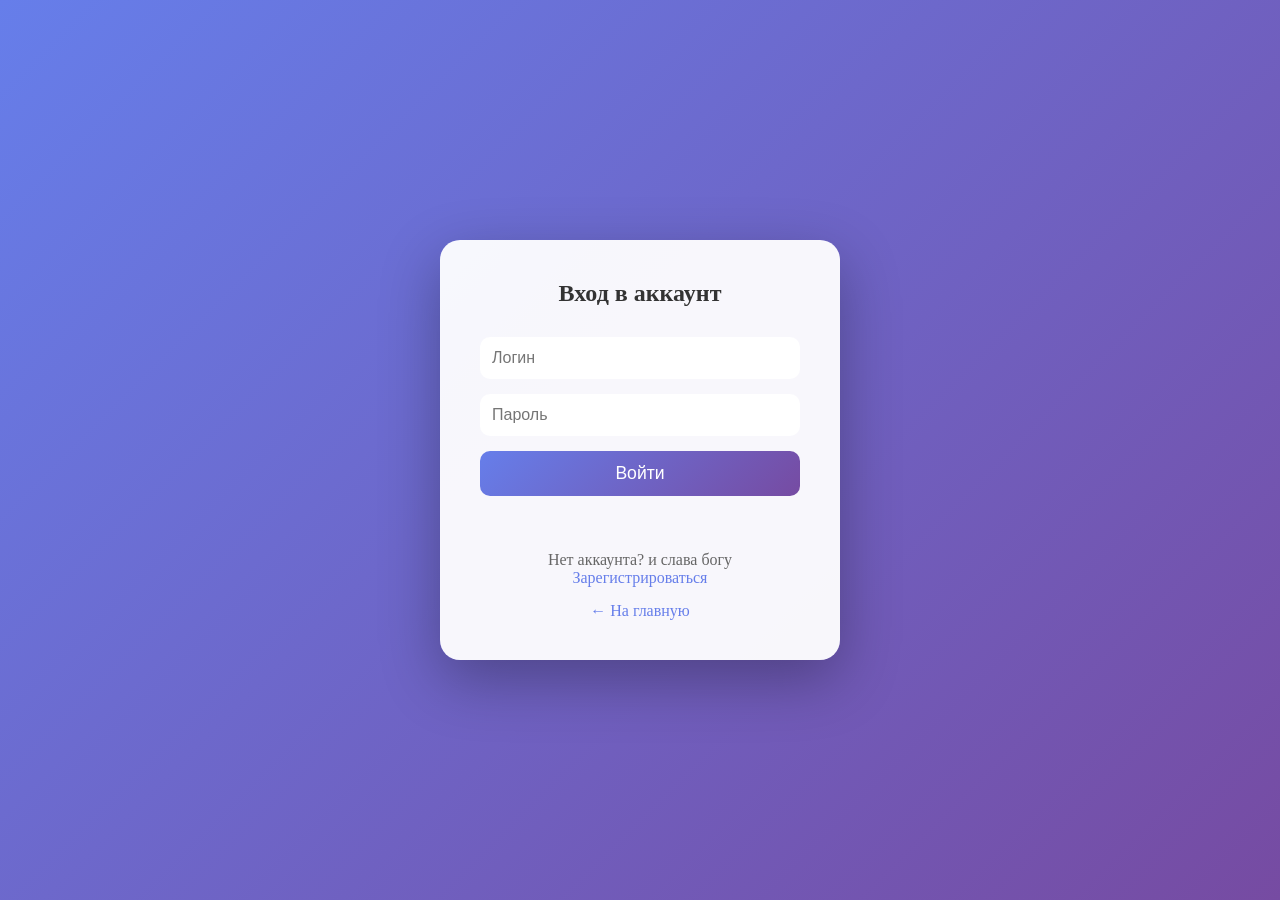
<file: index.html>
<!DOCTYPE html>
<html lang="ru">
<head>
    <meta charset="UTF-8">
    <meta name="viewport" content="width=device-width, initial-scale=1.0">
    <title>крутой сайт</title>
    <link rel="stylesheet" href="style.css">
</head>
<body>
    <div class="container">
        <header>
            <h1>НАИКРУТЕЙШИЙ САЙТ</h1>
            <h2>тут крутое</h2>
            <div id="user-info" class="user-info-block"></div>
        </header>

        <nav>
            <a href="#actions">Крутое</a>
            <a href="#top">Топ пользователей</a>
            <a href="#schedules">Расписание</a>
            <a href="#add">Добавить поступок</a>
            <a href="profile.html">Мой профиль</a>
        </nav>

        <main>
            <section id="actions" class="section">
                <h2>КРУТОЕ </h2>
                <div id="cool-actions-list" class="cards-grid"></div>
            </section>

            <section id="top" class="section">
                <h2>ТОП ПОЛЬЗОВАТЕЛЕЙ ПО КРУТОМУ </h2>
                <div id="top-users-list" class="cards-grid"></div>
            </section>

            <section id="schedules" class="section">
                <h2>РАСПИСАНИЕ МЕРОПРИЯТИЙ</h2>
                <div id="schedules-list" class="cards-grid"></div>
            </section>

            <section id="add" class="section">
                <h2>ДОБАВИТЬ КРУТОЙ ПОСТУПОК</h2>
                <form id="action-form" class="action-form">
                    <input type="text" id="action_title" placeholder="Название поступка" required>
                    <textarea id="action_description" placeholder="Описание крутоГО" rows="3"></textarea>
                    <input type="number" id="coolness_points" placeholder="Очки крутоГО (1-100)" min="1" max="100" required>
                    <button type="submit" class="btn-submit">ДОБАВИТЬ!</button>
                </form>
            </section>
        </main>

        <footer>
            <p>Самый крутейший сайт</p>
        </footer>
    </div>

    <script src="app.js"></script>
</body>
</html>
</file>
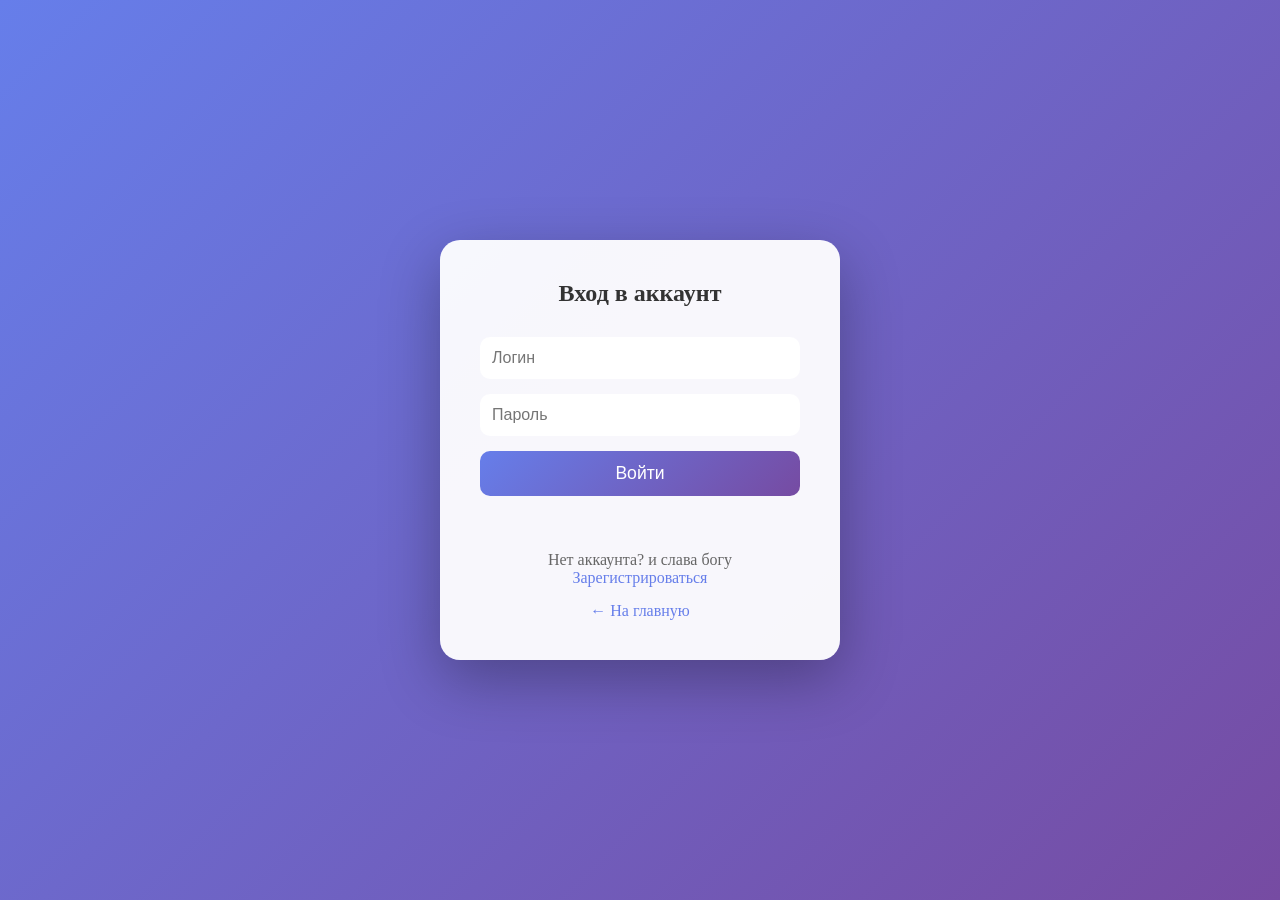
<file: login.html>
<!DOCTYPE html>
<html lang="ru">
<head>
    <meta charset="UTF-8">
    <meta name="viewport" content="width=device-width, initial-scale=1.0">
    <title>Вход в крутое</title>
    <link rel="stylesheet" href="style.css">
</head>
<body>
    <div class="auth-container">
        <div class="auth-card">
            <h2>Вход в аккаунт</h2>
            <form id="login-form" class="auth-form" onsubmit="loginUser(event)">
                <input type="text" id="login" placeholder="Логин" required>
                <input type="password" id="password" placeholder="Пароль" required>
                <button type="submit" class="btn-auth">Войти</button>
            </form>
            <div id="message" class="message"></div>
            <p>Нет аккаунта? и слава богу <a href="register.html">Зарегистрироваться</a></p>
            <a href="/" class="back-home">← На главную</a>
        </div>
    </div>
    <script src="app.js"></script>
</body>
</html>
</file>
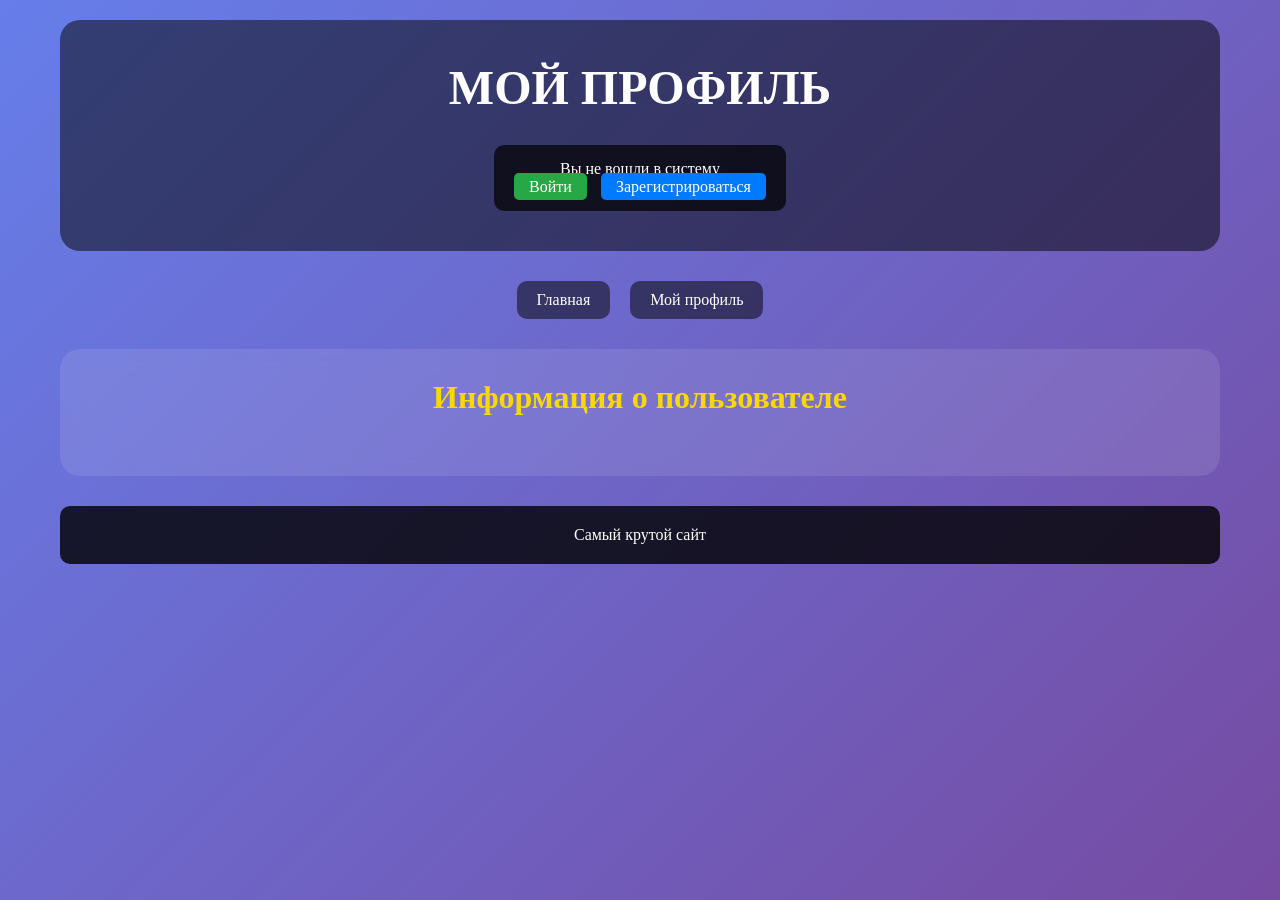
<file: profile.html>
<!DOCTYPE html>
<html lang="ru">
<head>
    <meta charset="UTF-8">
    <meta name="viewport" content="width=device-width, initial-scale=1.0">
    <title>крутой я</title>
    <link rel="stylesheet" href="style.css">
</head>
<body>
    <div class="container">
        <header>
            <h1>МОЙ ПРОФИЛЬ </h1>
            <div id="user-info" class="user-info-block"></div>
        </header>

        <nav>
            <a href="/">Главная</a>
            <a href="profile.html">Мой профиль</a>
        </nav>

        <main>
            <section class="section">
                <h2>Информация о пользователе</h2>
                <div id="user-details" class="cards-grid"></div>
            </section>
        </main>

        <footer>
            <p>Самый крутой сайт</p>
        </footer>
    </div>
    <script src="app.js"></script>
</body>
</html>
</file>
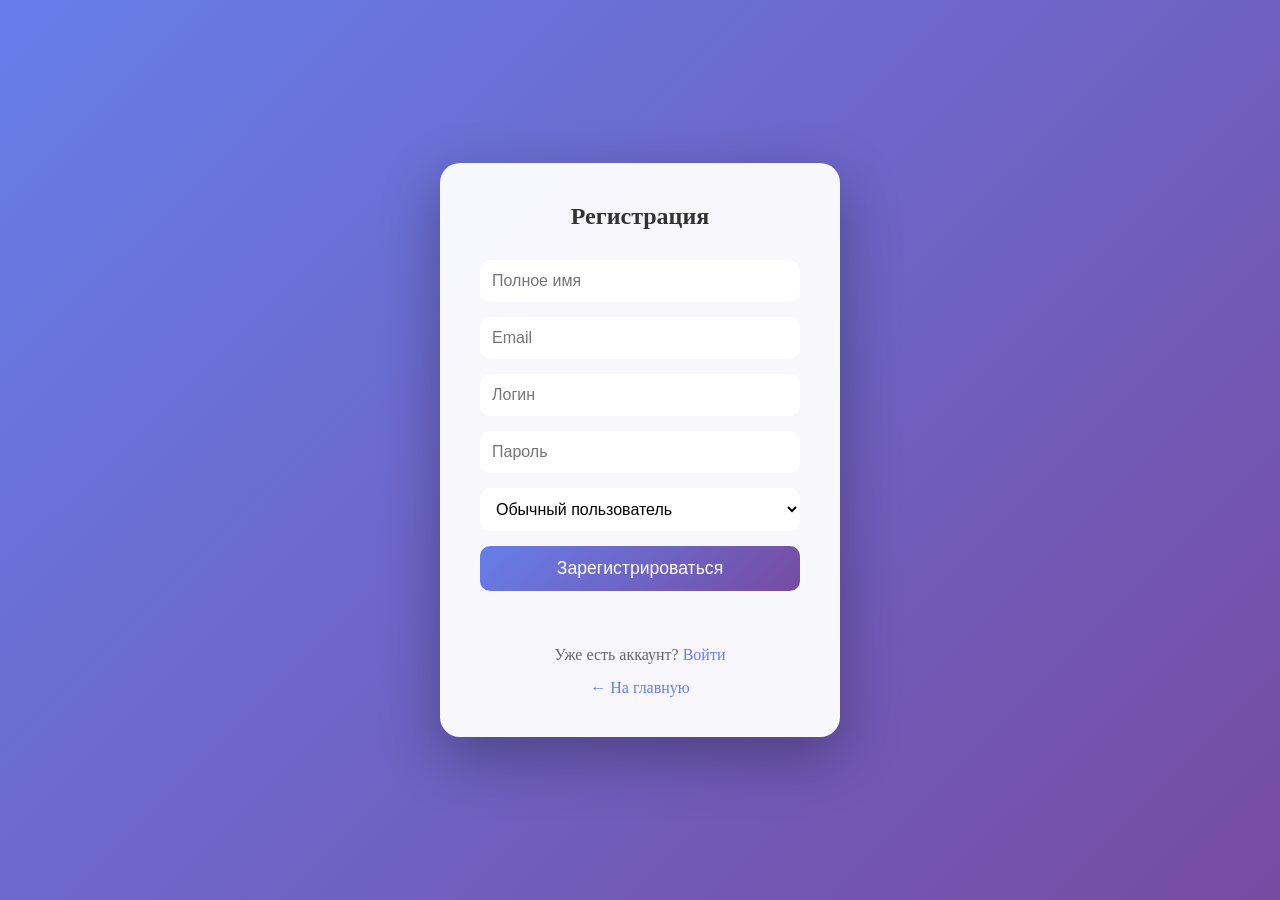
<file: register.html>
<!DOCTYPE html>
<html lang="ru">
<head>
    <meta charset="UTF-8">
    <meta name="viewport" content="width=device-width, initial-scale=1.0">
    <title>Регистрация на крутое</title>
    <link rel="stylesheet" href="style.css">
</head>
<body>
    <div class="auth-container">
        <div class="auth-card">
            <h2>Регистрация</h2>
            <form id="register-form" class="auth-form" onsubmit="registerUser(event)">
                <input type="text" id="full_name" placeholder="Полное имя" required>
                <input type="email" id="email" placeholder="Email" required>
                <input type="text" id="login" placeholder="Логин" required>
                <input type="password" id="password" placeholder="Пароль" required>
                <select id="role">
                    <option value="user">Обычный пользователь</option>
                    <option value="moderator">Модератор</option>
                    <option value="admin">Админ</option>
                </select>
                <button type="submit" class="btn-auth">Зарегистрироваться</button>
            </form>
            <div id="message" class="message"></div>
            <p>Уже есть аккаунт? <a href="login.html">Войти</a></p>
            <a href="/" class="back-home">← На главную</a>
        </div>
    </div>
    <script src="app.js"></script>
</body>
</html>
</file>
<file: style.css>
* {
    margin: 0;
    padding: 0;
    box-sizing: border-box;
}

body {
    font-family: 'Segoe UI', 'Times New Roman', Tahoma, Geneva, Verdana, sans-serif;
    background: linear-gradient(135deg, #667eea 0%, #764ba2 100%);
    color: #fff;
    min-height: 100vh;
}

.container {
    max-width: 1200px;
    margin: 0 auto;
    padding: 20px;
}

/* Header */
header {
    text-align: center;
    padding: 40px 20px;
    background: rgba(0, 0, 0, 0.5);
    border-radius: 20px;
    margin-bottom: 30px;
}

header h1 {
    font-size: 3rem;
    margin-bottom: 10px;
}

header h2 {
    font-size: 1.5rem;
    color: #ffd700;
}

.user-info-block {
    background: rgba(0, 0, 0, 0.7);
    padding: 15px;
    border-radius: 10px;
    margin-top: 20px;
    display: inline-block;
}

.user-info-block button,
.user-info-block a {
    margin: 0 5px;
    padding: 5px 15px;
    border-radius: 5px;
    text-decoration: none;
    color: white;
}

.logout-btn {
    background: #dc3545;
    border: none;
    cursor: pointer;
}

.login-link {
    background: #28a745;
}

.register-link {
    background: #007bff;
}

nav {
    display: flex;
    justify-content: center;
    gap: 20px;
    margin-bottom: 30px;
    flex-wrap: wrap;
}

nav a {
    color: white;
    text-decoration: none;
    padding: 10px 20px;
    background: rgba(0, 0, 0, 0.5);
    border-radius: 10px;
    transition: all 0.3s;
}

nav a:hover {
    background: #ff6b6b;
    transform: scale(1.05);
}

.section {
    background: rgba(255, 255, 255, 0.1);
    backdrop-filter: blur(10px);
    border-radius: 20px;
    padding: 30px;
    margin-bottom: 30px;
}

.section h2 {
    text-align: center;
    margin-bottom: 30px;
    color: #ffd700;
    font-size: 2rem;
}

.cards-grid {
    display: grid;
    grid-template-columns: repeat(auto-fill, minmax(350px, 1fr));
    gap: 20px;
}

.card {
    background: rgba(255, 255, 255, 0.95);
    border-radius: 15px;
    padding: 20px;
    transition: transform 0.3s, box-shadow 0.3s;
    color: #333;
}

.card:hover {
    transform: translateY(-5px);
    box-shadow: 0 10px 30px rgba(0, 0, 0, 0.3);
}

.card h3 {
    color: #667eea;
    margin-bottom: 10px;
}

.card p {
    margin: 8px 0;
}

.action-form {
    display: flex;
    flex-direction: column;
    gap: 15px;
    max-width: 500px;
    margin: 0 auto;
}

.action-form input,
.action-form textarea,
.auth-form input,
.auth-form select {
    padding: 12px;
    border: none;
    border-radius: 10px;
    font-size: 1rem;
    background: white;
}

.btn-submit,
.btn-auth {
    background: linear-gradient(135deg, #667eea 0%, #764ba2 100%);
    color: white;
    padding: 12px;
    border: none;
    border-radius: 10px;
    font-size: 1.1rem;
    cursor: pointer;
    transition: transform 0.3s;
}

.btn-submit:hover,
.btn-auth:hover {
    transform: scale(1.05);
}

.auth-container {
    display: flex;
    justify-content: center;
    align-items: center;
    min-height: 100vh;
    background: linear-gradient(135deg, #667eea 0%, #764ba2 100%);
}

.auth-card {
    background: rgba(255, 255, 255, 0.95);
    border-radius: 20px;
    padding: 40px;
    width: 100%;
    max-width: 400px;
    box-shadow: 0 20px 60px rgba(0, 0, 0, 0.3);
}

.auth-card h2 {
    color: #333;
    text-align: center;
    margin-bottom: 30px;
}

.auth-form {
    display: flex;
    flex-direction: column;
    gap: 15px;
}

.auth-form input,
.auth-form select {
    width: 100%;
}

.auth-card p {
    text-align: center;
    margin-top: 20px;
    color: #666;
}

.auth-card a {
    color: #667eea;
    text-decoration: none;
}

.back-home {
    display: block;
    text-align: center;
    margin-top: 15px;
}

.message {
    margin-top: 15px;
    padding: 10px;
    border-radius: 5px;
    text-align: center;
}

.message.error {
    background: #dc3545;
    color: white;
}

.message.success {
    background: #28a745;
    color: white;
}

footer {
    text-align: center;
    padding: 20px;
    background: rgba(0, 0, 0, 0.8);
    border-radius: 10px;
    margin-top: 30px;
}

@media (max-width: 768px) {
    header h1 {
        font-size: 2rem;
    }
    
    .cards-grid {
        grid-template-columns: 1fr;
    }
    
    .section {
        padding: 20px;
    }
    
    nav {
        flex-direction: column;
        align-items: center;
    }
    
    nav a {
        width: 80%;
        text-align: center;
    }
}
</file>
